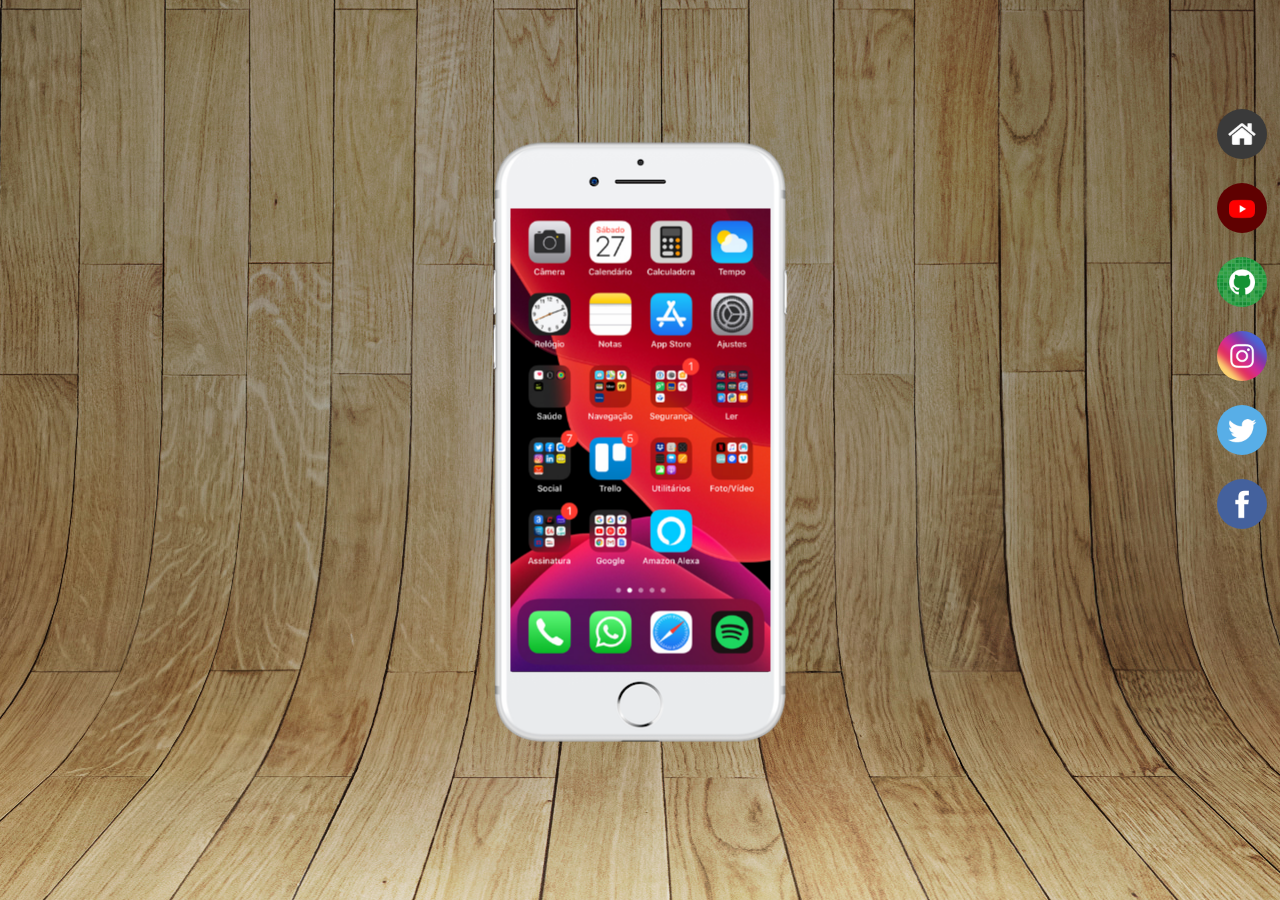
<file: index.html>
<!DOCTYPE html>
<html lang="pt-br">
<head>
    <meta charset="UTF-8">
    <meta name="viewport" content="width=device-width, initial-scale=1.0">
    <title>Minhas Redes Sociais</title>
    <link rel="shortcut icon" href="favicon.ico" type="image/x-icon">
    <link rel="stylesheet" href="estilos/style.css">
</head>
<body>
    <main>
        <div>
            <img id="celular" src="imagens/frame-iphone.png" alt="A imagem mostra um smartphone da Apple">
            <iframe src="pagina-extra/pagextra01.html" frameborder="0" name="iphone" sandbox="sandbox" referrerpolicy="no-referrer"></iframe>
        </div>
        <div id="conteudo">
            <a href="pagina-extra/pagextra01.html" target="iphone"><img src="imagens/logo-home.jpg" alt="Logo da página inicial"></a>
            <a href="pagina-extra/pagextra02.html" target="iphone"><img src="imagens/logo-youtube.jpg" alt="Logo do YouTube"></a>
            <a href="pagina-extra/pagextra03.html" target="iphone"><img src="imagens/logo-github.jpg" alt="Logo do GitHub"></a>
            <a href="pagina-extra/pagextra04.html" target="iphone"><img src="imagens/logo-instagram.jpg" alt="Logo do Instagram"></a>
            <a href="pagina-extra/pagextra05.html" target="iphone"><img src="imagens/logo-twitter.jpg" alt="Logo do X antigo twitter"></a>
            <a href="pagina-extra/pagextra06.html" target="iphone"><img src="imagens/logo-facebook.jpg" alt="Logo do Facebook"></a>
        </div>
    </main>
</body>
</html>
</file>
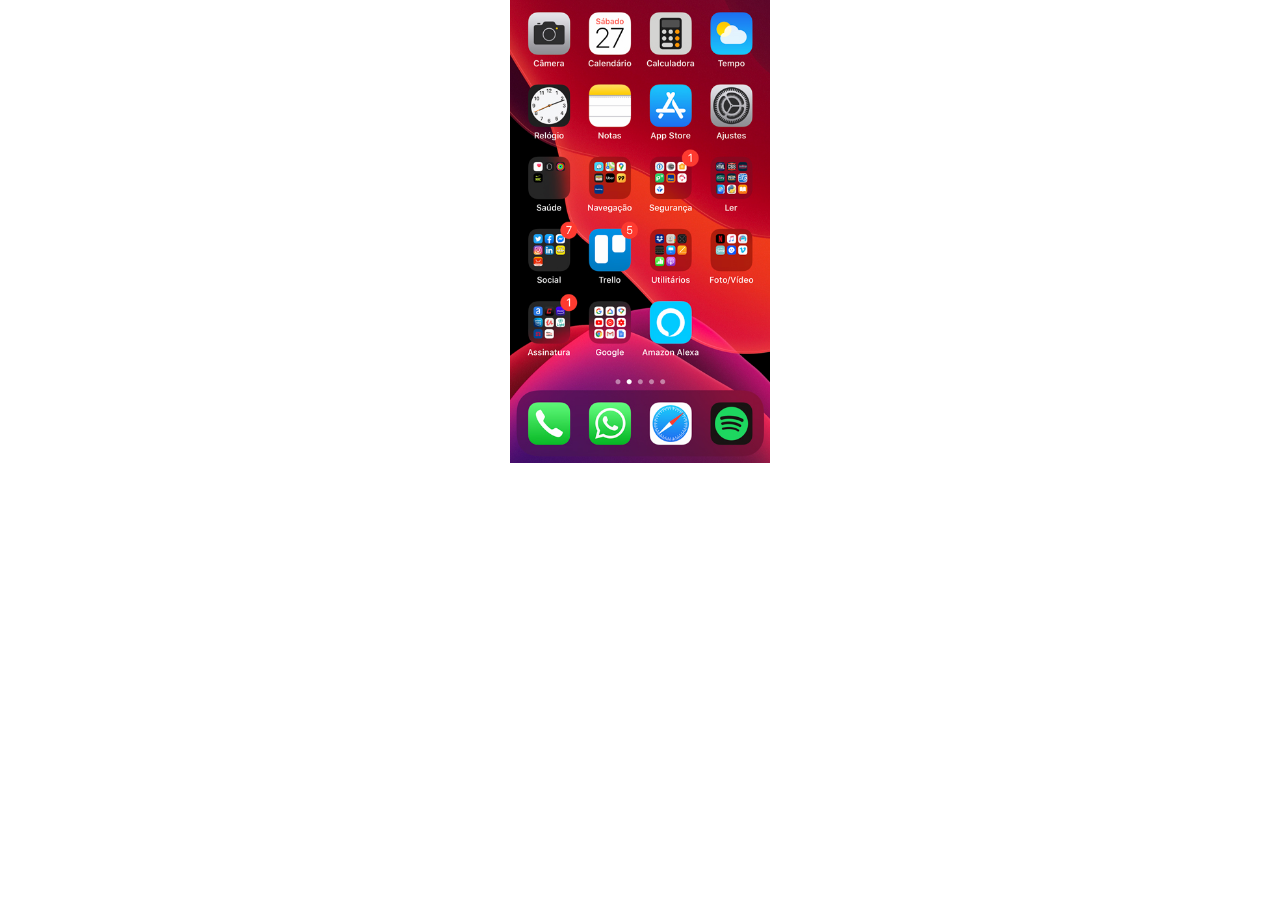
<file: pagina-extra/pagextra01.html>
<!DOCTYPE html>
<html lang="pt-br">
<head>
    <meta charset="UTF-8">
    <meta name="viewport" content="width=device-width, initial-scale=1.0">
    <title>Document</title>
    <style>
        body {
            padding: 0px;
            margin: 0px;
        }

        img {
            height: 463px;
            width: 260px;
            display: block;
            margin: auto;
        }
    </style>
</head>
<body>
    <img src="../imagens/tela-home.jpg" alt="Tela Home">
</body>
</html>
</file>
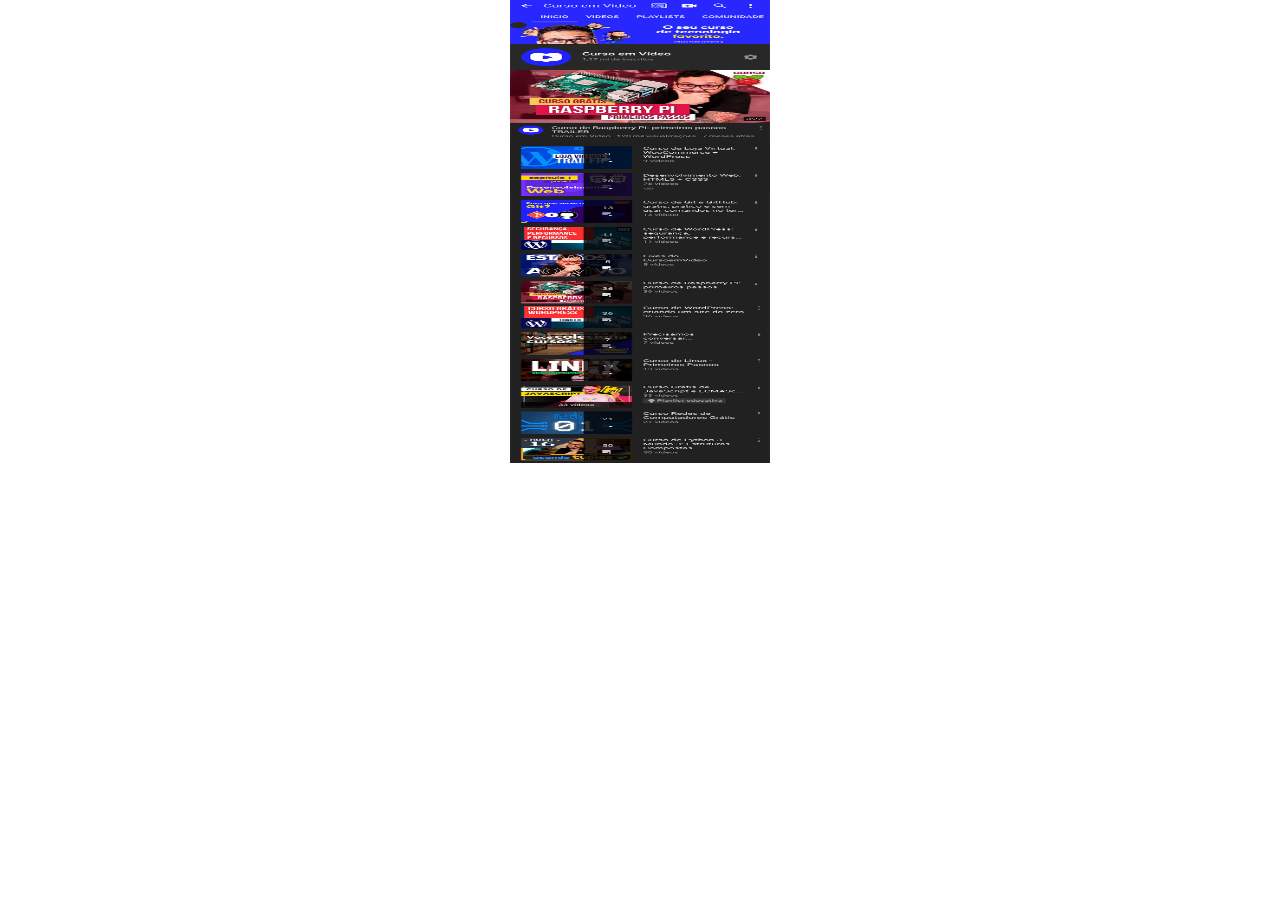
<file: pagina-extra/pagextra02.html>
<!DOCTYPE html>
<html lang="pt-br">
<head>
    <meta charset="UTF-8">
    <meta name="viewport" content="width=device-width, initial-scale=1.0">
    <title>Document</title>
    <style>
        body {
            padding: 0px;
            margin: 0px;
        }

        img {
            height: 463px;
            width: 260px;
            display: block;
            margin: auto;
        }
    </style>
</head>
<body>
    <img src="../imagens/tela-youtube.png" alt="Tela Home">
</body>
</html>
</file>
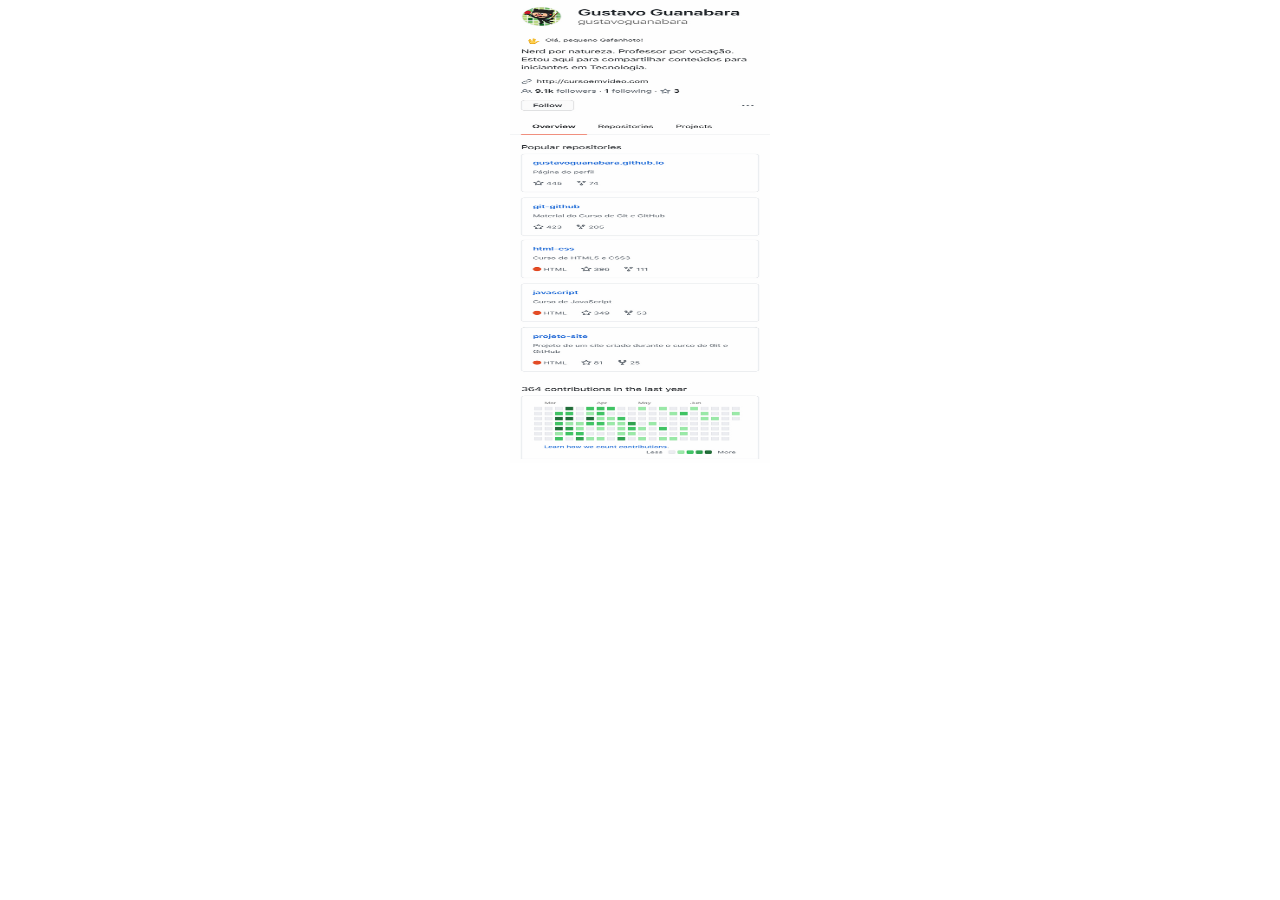
<file: pagina-extra/pagextra03.html>
<!DOCTYPE html>
<html lang="pt-br">
<head>
    <meta charset="UTF-8">
    <meta name="viewport" content="width=device-width, initial-scale=1.0">
    <title>Document</title>
    <style>
        body {
            padding: 0px;
            margin: 0px;
        }

        img {
            height: 463px;
            width: 260px;
            display: block;
            margin: auto;
        }
    </style>
</head>
<body>
    <img src="../imagens/tela-github.jpg" alt="Tela Home">
</body>
</html>
</file>
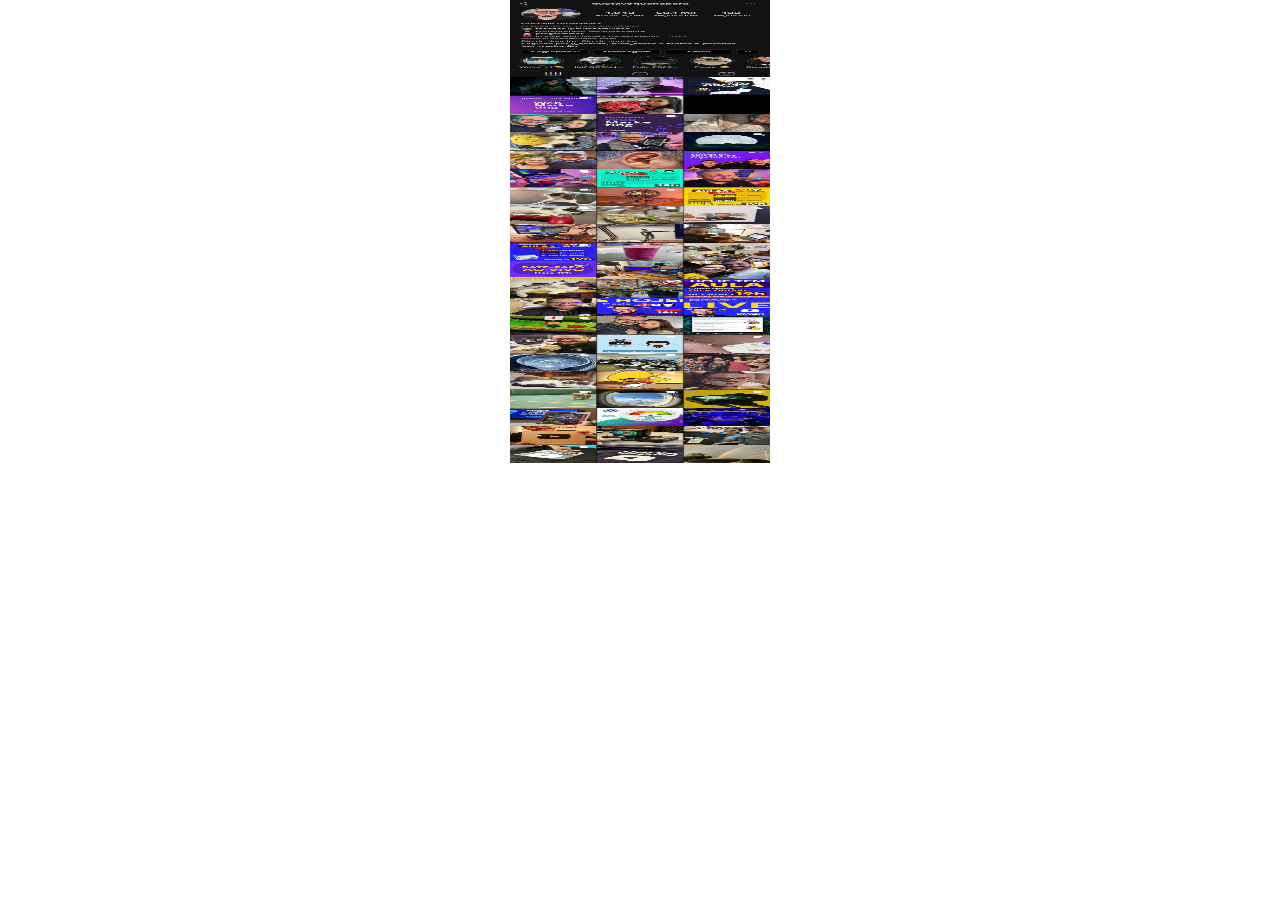
<file: pagina-extra/pagextra04.html>
<!DOCTYPE html>
<html lang="pt-br">
<head>
    <meta charset="UTF-8">
    <meta name="viewport" content="width=device-width, initial-scale=1.0">
    <title>Document</title>
    <style>
        body {
            padding: 0px;
            margin: 0px;
        }

        img {
            height: 463px;
            width: 260px;
            display: block;
            margin: auto;
        }
    </style>
</head>
<body>
    <img src="../imagens/tela-instagram.jpg" alt="Tela Home">
</body>
</html>
</file>
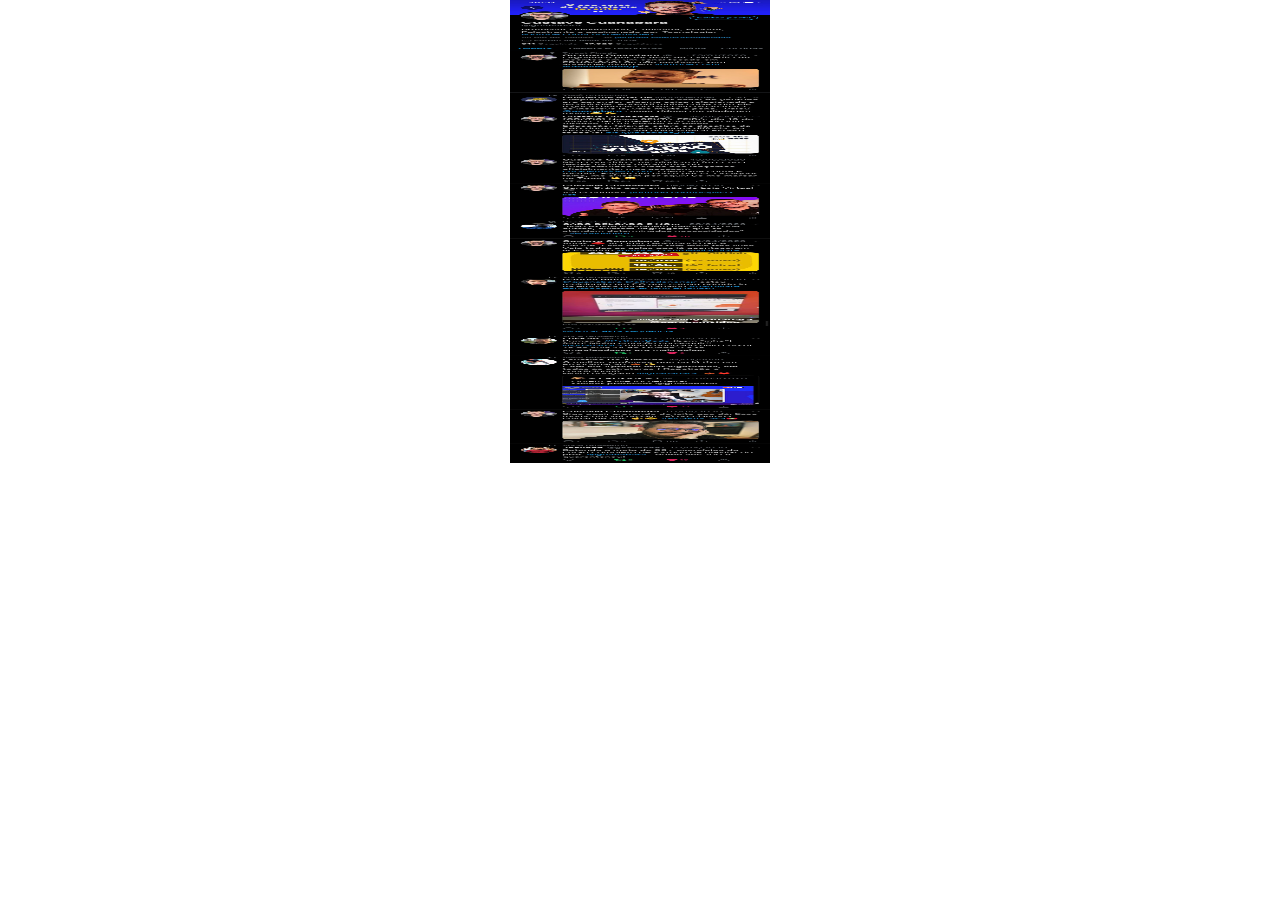
<file: pagina-extra/pagextra05.html>
<!DOCTYPE html>
<html lang="pt-br">
<head>
    <meta charset="UTF-8">
    <meta name="viewport" content="width=device-width, initial-scale=1.0">
    <title>Document</title>
    <style>
        body {
            padding: 0px;
            margin: 0px;
        }

        img {
            height: 463px;
            width: 260px;
            display: block;
            margin: auto;
        }
    </style>
</head>
<body>
    <img src="../imagens/tela-twitter.jpg" alt="Tela Home">
</body>
</html>
</file>
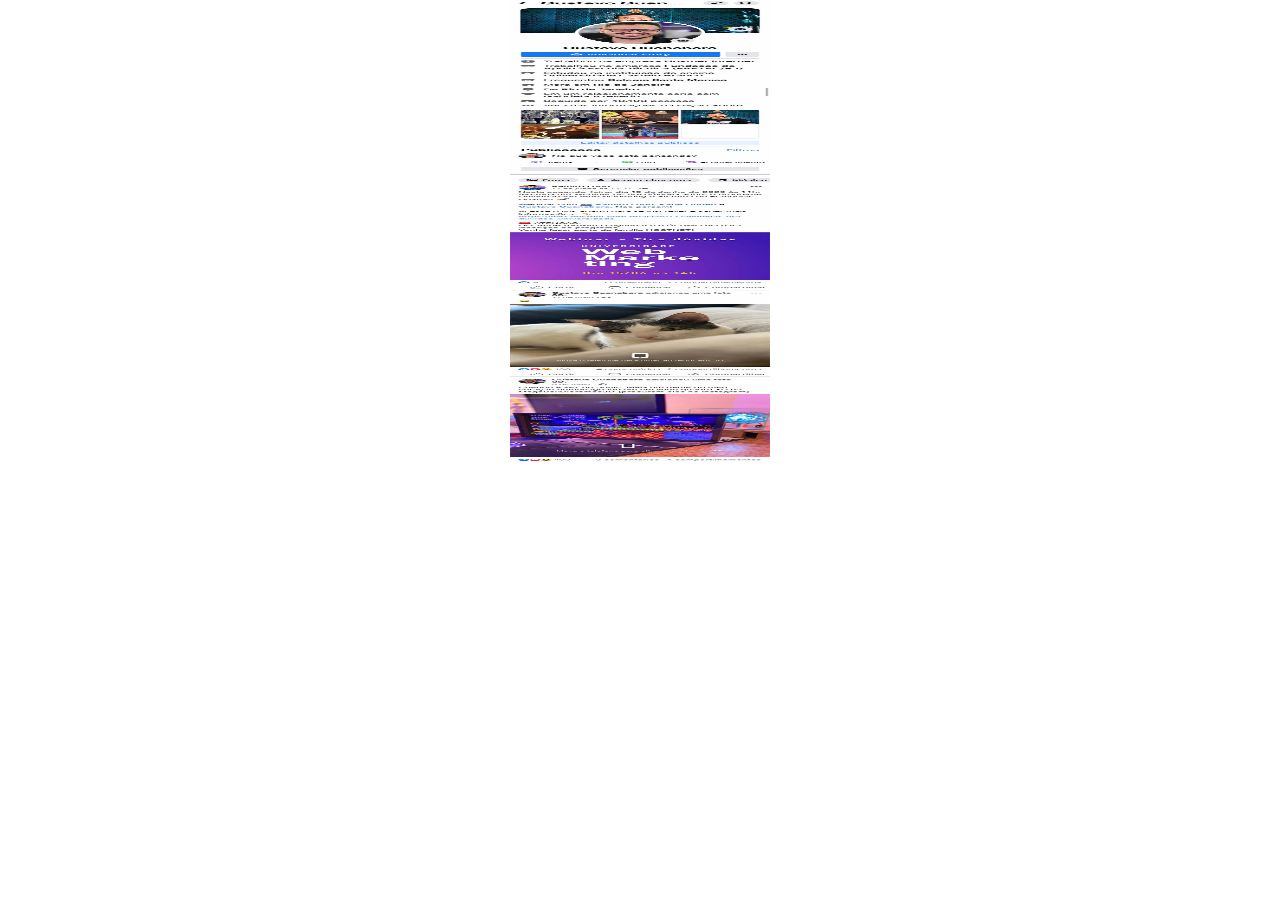
<file: pagina-extra/pagextra06.html>
<!DOCTYPE html>
<html lang="pt-br">
<head>
    <meta charset="UTF-8">
    <meta name="viewport" content="width=device-width, initial-scale=1.0">
    <title>Document</title>
    <style>
        body {
            padding: 0px;
            margin: 0px;
        }

        img {
            height: 463px;
            width: 260px;
            display: block;
            margin: auto;
        }
    </style>
</head>
<body>
    <img src="../imagens/tela-facebook.jpg" alt="Tela Home">
</body>
</html>
</file>
<file: estilos/style.css>
@charset "UTF-8";

* {
    padding: 0px;
    margin: 0px;
}

body {
    background: black url('../imagens/fundo-madeira.jpg') center center no-repeat fixed;
    position: relative;
    height: 96vh;
    padding: 10px;
}

#celular {
    width: 300px;
    position: absolute;
    left: 50%;
    top: 50%;
    transform: translate(-50%, -50%);

}

iframe {
    position: absolute;
    height: 467px;
    width: 267px;
    left: 50%;
    top: 50%;
    transform: translate(-50%, -50%);
}

#conteudo {
    position: absolute;
    left: 97%;
    top: 35%;
    transform: translate(-50%, -50%);
    display: flex;
    flex-direction: column;
    text-align: right;
    height: 400px;
}

#conteudo > a {
    padding-bottom: 20px;
}

#conteudo > a > img {
    width: 50px;
    height: auto;
    border-radius: 50%;
}
</file>
